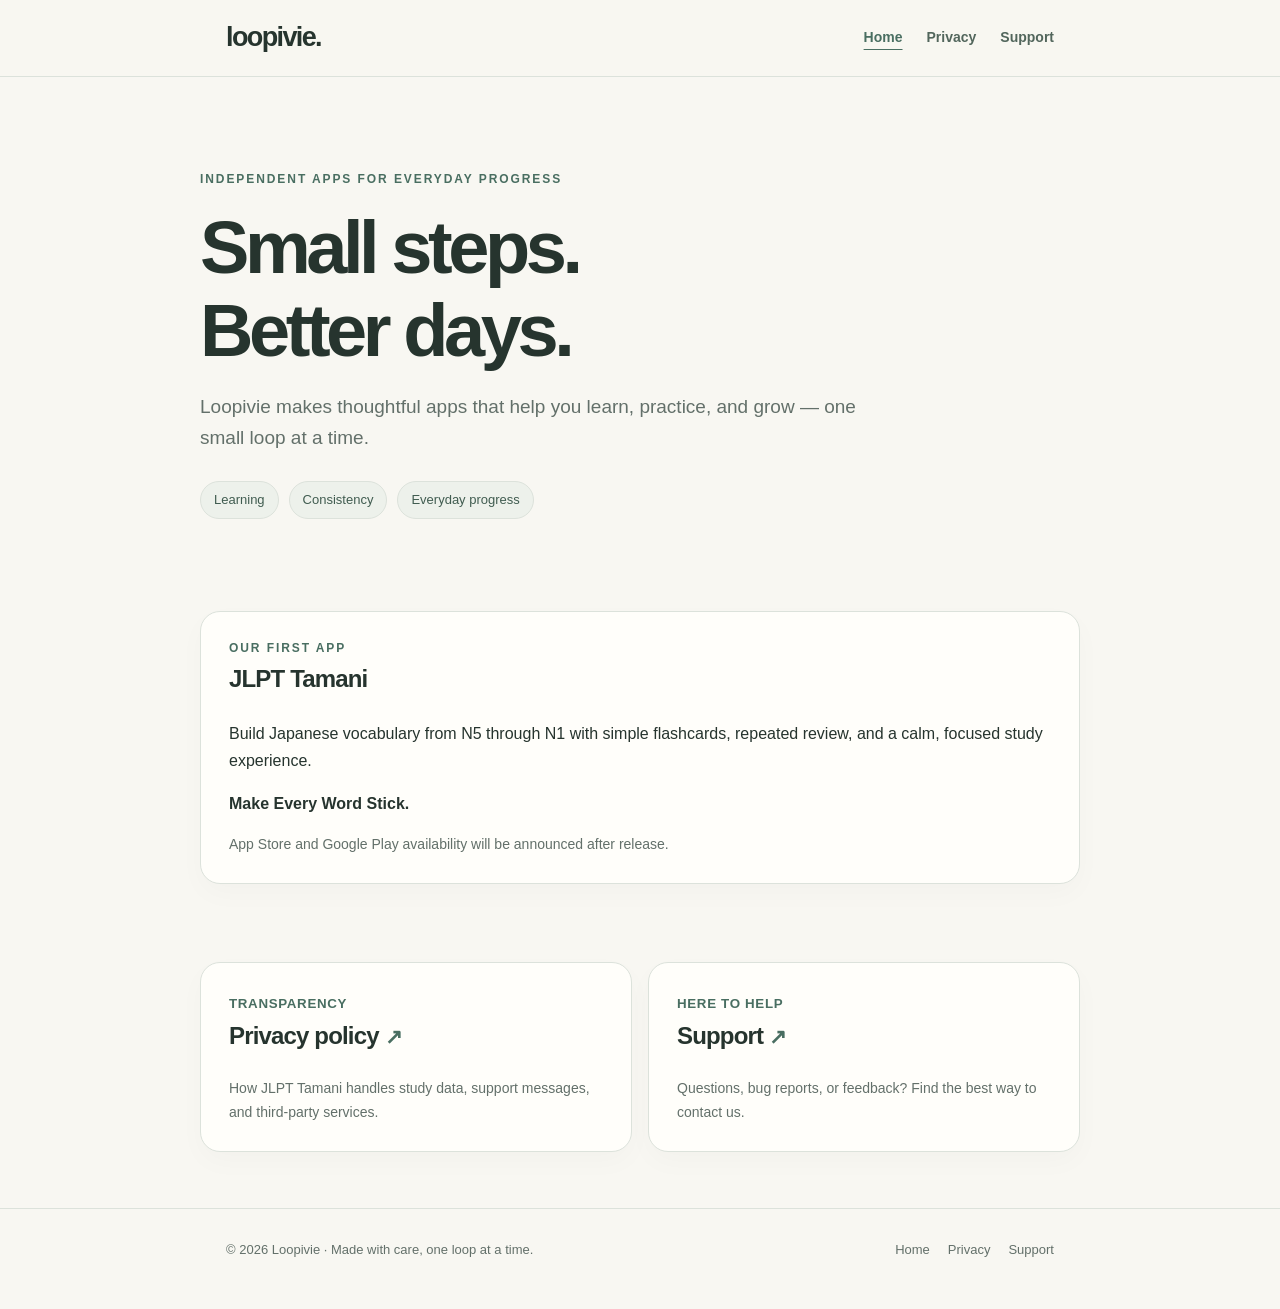
<file: index.html>
<!doctype html>
<html lang="en">
<head>
  <meta charset="utf-8">
  <meta name="viewport" content="width=device-width, initial-scale=1">
  <meta name="theme-color" content="#f8f7f2">
  <meta name="description" content="Loopivie builds thoughtful learning and habit apps.">
  <title>Home · Loopivie</title>
  <link rel="stylesheet" href="assets/style.css">
</head>
<body>
  <header class="top"><div class="container"><a class="brand" href="" aria-label="Loopivie homepage">loopivie.</a><nav class="nav" aria-label="Main navigation"><a href="" aria-current="page">Home</a><a href="privacy/">Privacy</a><a href="support/">Support</a></nav></div></header>
  <main id="main"><div class="container hero"><div class="kicker">Independent apps for everyday progress</div><h1>Small steps.<br>Better days.</h1><p class="lead">Loopivie makes thoughtful apps that help you learn, practice, and grow — one small loop at a time.</p><div class="pills"><span class="pill">Learning</span><span class="pill">Consistency</span><span class="pill">Everyday progress</span></div></div>
<section class="container section"><article class="card"><div class="kicker">Our first app</div><h2>JLPT Tamani</h2><p>Build Japanese vocabulary from N5 through N1 with simple flashcards, repeated review, and a calm, focused study experience.</p><p><strong>Make Every Word Stick.</strong></p><p style="font-size:14px;color:var(--muted)">App Store and Google Play availability will be announced after release.</p></article></section>
<section class="container section"><div class="grid"><a class="card card-link" href="privacy/"><small>TRANSPARENCY</small><h2>Privacy policy <span class="arrow" aria-hidden="true">↗</span></h2><p>How JLPT Tamani handles study data, support messages, and third-party services.</p></a><a class="card card-link" href="support/"><small>HERE TO HELP</small><h2>Support <span class="arrow" aria-hidden="true">↗</span></h2><p>Questions, bug reports, or feedback? Find the best way to contact us.</p></a></div></section></main>
  <footer class="footer"><div class="container footer-inner"><div>© 2026 Loopivie · Made with care, one loop at a time.</div><div class="footer-links"><a href="">Home</a><a href="privacy/">Privacy</a><a href="support/">Support</a></div></div></footer>
</body>
</html>
</file>
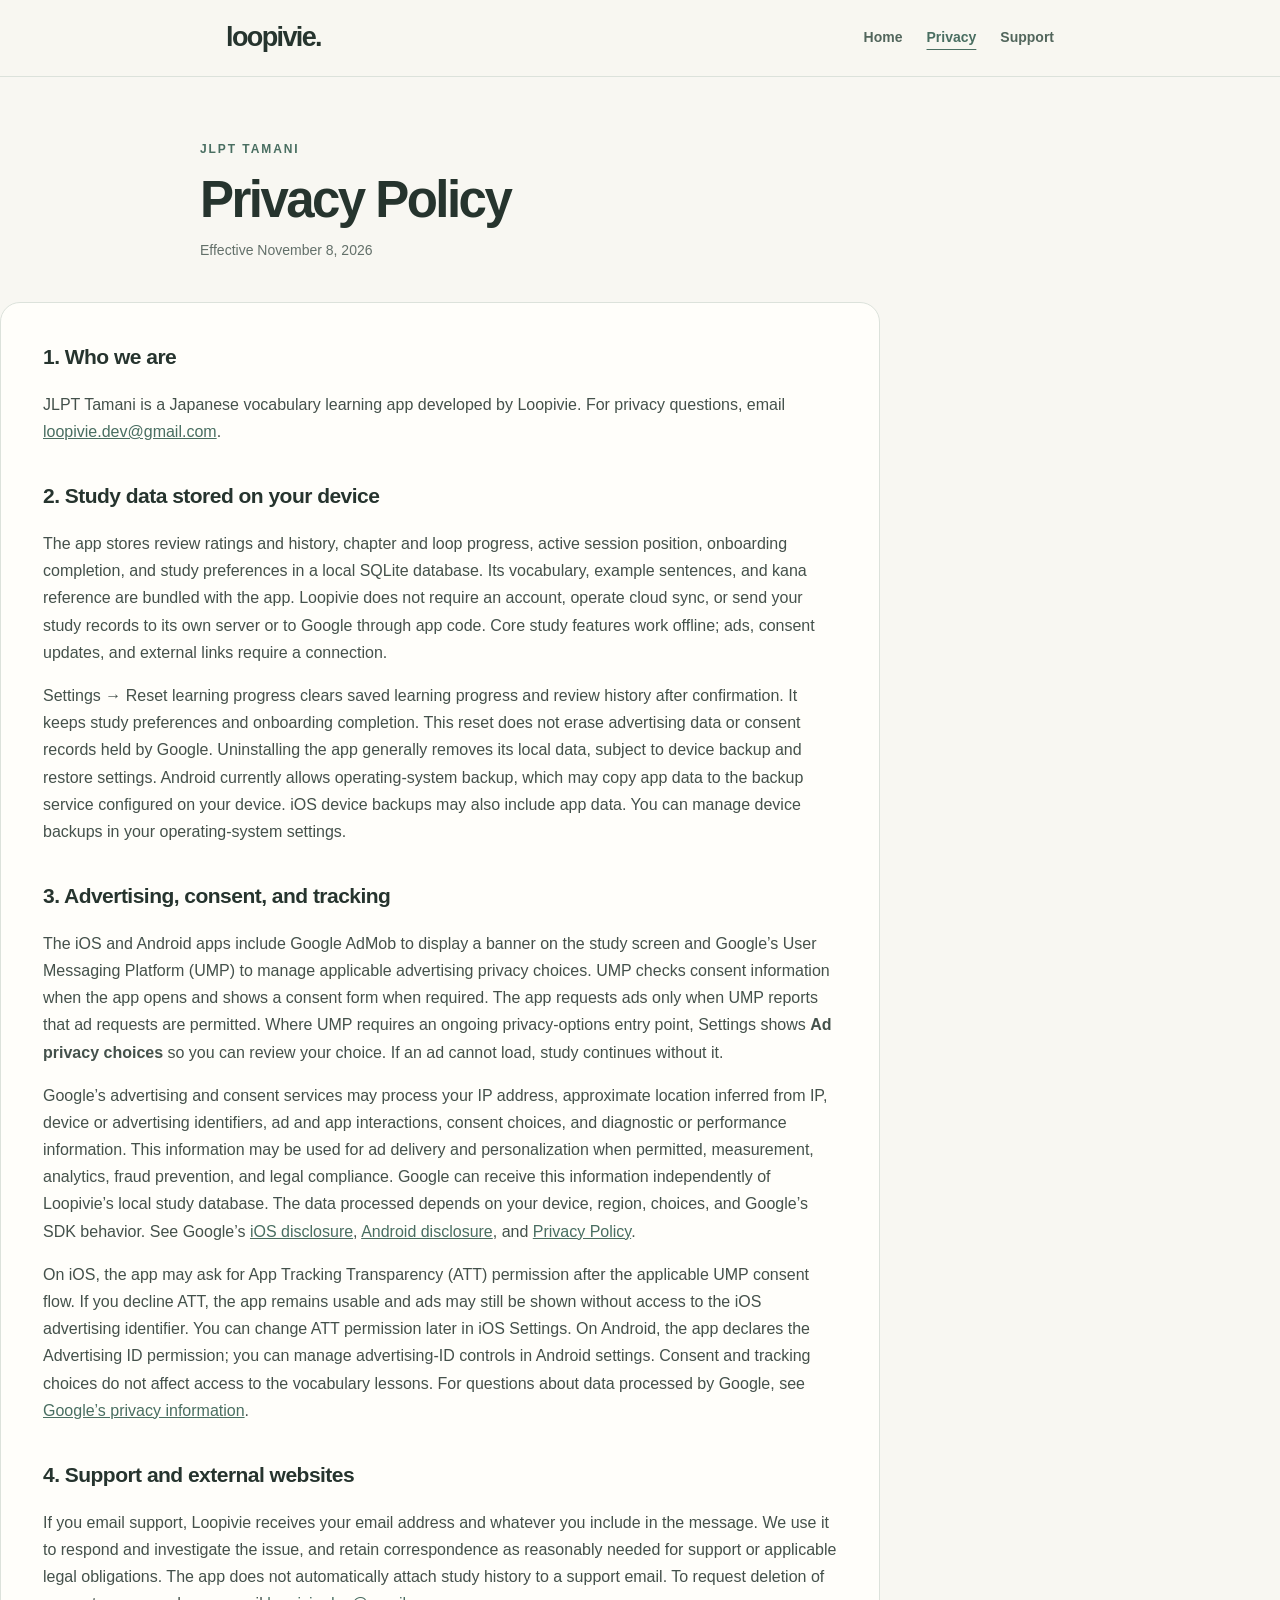
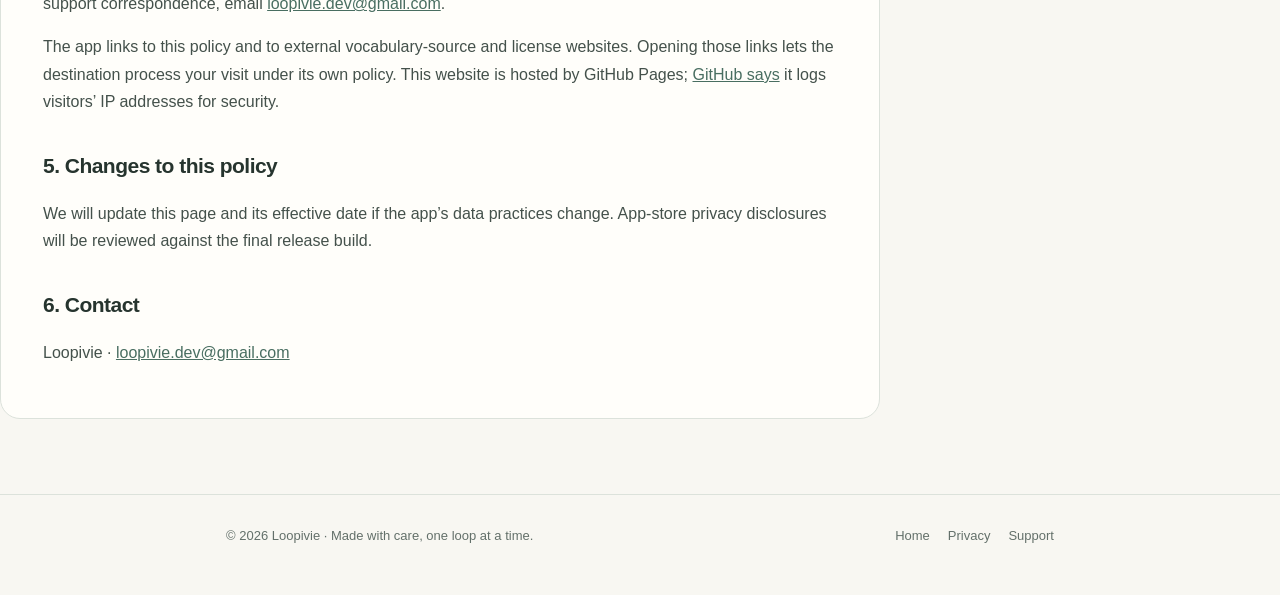
<file: privacy/index.html>
<!doctype html>
<html lang="en">
<head>
  <meta charset="utf-8">
  <meta name="viewport" content="width=device-width, initial-scale=1">
  <meta name="theme-color" content="#f8f7f2">
  <meta name="description" content="Privacy information for JLPT Tamani, an app by Loopivie.">
  <title>Privacy Policy · Loopivie</title>
  <link rel="stylesheet" href="../assets/style.css">
</head>
<body>
  <header class="top"><div class="container"><a class="brand" href="../" aria-label="Loopivie homepage">loopivie.</a><nav class="nav" aria-label="Main navigation"><a href="../">Home</a><a href="../privacy/" aria-current="page">Privacy</a><a href="../support/">Support</a></nav></div></header>
  <main id="main"><div class="container page-head"><div class="kicker">JLPT Tamani</div><h1>Privacy Policy</h1><div class="meta">Effective November 8, 2026</div></div>
<article class="container prose">
<h2>1. Who we are</h2>
<p>JLPT Tamani is a Japanese vocabulary learning app developed by Loopivie. For privacy questions, email <a href="mailto:loopivie.dev@gmail.com">loopivie.dev@gmail.com</a>.</p>
<h2>2. Study data stored on your device</h2>
<p>The app stores review ratings and history, chapter and loop progress, active session position, onboarding completion, and study preferences in a local SQLite database. Its vocabulary, example sentences, and kana reference are bundled with the app. Loopivie does not require an account, operate cloud sync, or send your study records to its own server or to Google through app code. Core study features work offline; ads, consent updates, and external links require a connection.</p>
<p>Settings &rarr; Reset learning progress clears saved learning progress and review history after confirmation. It keeps study preferences and onboarding completion. This reset does not erase advertising data or consent records held by Google. Uninstalling the app generally removes its local data, subject to device backup and restore settings. Android currently allows operating-system backup, which may copy app data to the backup service configured on your device. iOS device backups may also include app data. You can manage device backups in your operating-system settings.</p>
<h2>3. Advertising, consent, and tracking</h2>
<p>The iOS and Android apps include Google AdMob to display a banner on the study screen and Google’s User Messaging Platform (UMP) to manage applicable advertising privacy choices. UMP checks consent information when the app opens and shows a consent form when required. The app requests ads only when UMP reports that ad requests are permitted. Where UMP requires an ongoing privacy-options entry point, Settings shows <strong>Ad privacy choices</strong> so you can review your choice. If an ad cannot load, study continues without it.</p>
<p>Google’s advertising and consent services may process your IP address, approximate location inferred from IP, device or advertising identifiers, ad and app interactions, consent choices, and diagnostic or performance information. This information may be used for ad delivery and personalization when permitted, measurement, analytics, fraud prevention, and legal compliance. Google can receive this information independently of Loopivie’s local study database. The data processed depends on your device, region, choices, and Google’s SDK behavior. See Google’s <a href="https://developers.google.com/admob/ios/privacy/data-disclosure">iOS disclosure</a>, <a href="https://developers.google.com/admob/android/privacy/play-data-disclosure">Android disclosure</a>, and <a href="https://policies.google.com/privacy">Privacy Policy</a>.</p>
<p>On iOS, the app may ask for App Tracking Transparency (ATT) permission after the applicable UMP consent flow. If you decline ATT, the app remains usable and ads may still be shown without access to the iOS advertising identifier. You can change ATT permission later in iOS Settings. On Android, the app declares the Advertising ID permission; you can manage advertising-ID controls in Android settings. Consent and tracking choices do not affect access to the vocabulary lessons. For questions about data processed by Google, see <a href="https://policies.google.com/privacy">Google’s privacy information</a>.</p>
<h2>4. Support and external websites</h2>
<p>If you email support, Loopivie receives your email address and whatever you include in the message. We use it to respond and investigate the issue, and retain correspondence as reasonably needed for support or applicable legal obligations. The app does not automatically attach study history to a support email. To request deletion of support correspondence, email <a href="mailto:loopivie.dev@gmail.com?subject=JLPT%20Tamani%20Privacy%20Request">loopivie.dev@gmail.com</a>.</p>
<p>The app links to this policy and to external vocabulary-source and license websites. Opening those links lets the destination process your visit under its own policy. This website is hosted by GitHub Pages; <a href="https://docs.github.com/en/pages/getting-started-with-github-pages/what-is-github-pages#data-collection">GitHub says</a> it logs visitors’ IP addresses for security.</p>
<h2>5. Changes to this policy</h2>
<p>We will update this page and its effective date if the app’s data practices change. App-store privacy disclosures will be reviewed against the final release build.</p>
<h2>6. Contact</h2>
<p>Loopivie · <a href="mailto:loopivie.dev@gmail.com">loopivie.dev@gmail.com</a></p>
</article></main>
  <footer class="footer"><div class="container footer-inner"><div>© 2026 Loopivie · Made with care, one loop at a time.</div><div class="footer-links"><a href="../">Home</a><a href="../privacy/">Privacy</a><a href="../support/">Support</a></div></div></footer>
</body>
</html>
</file>
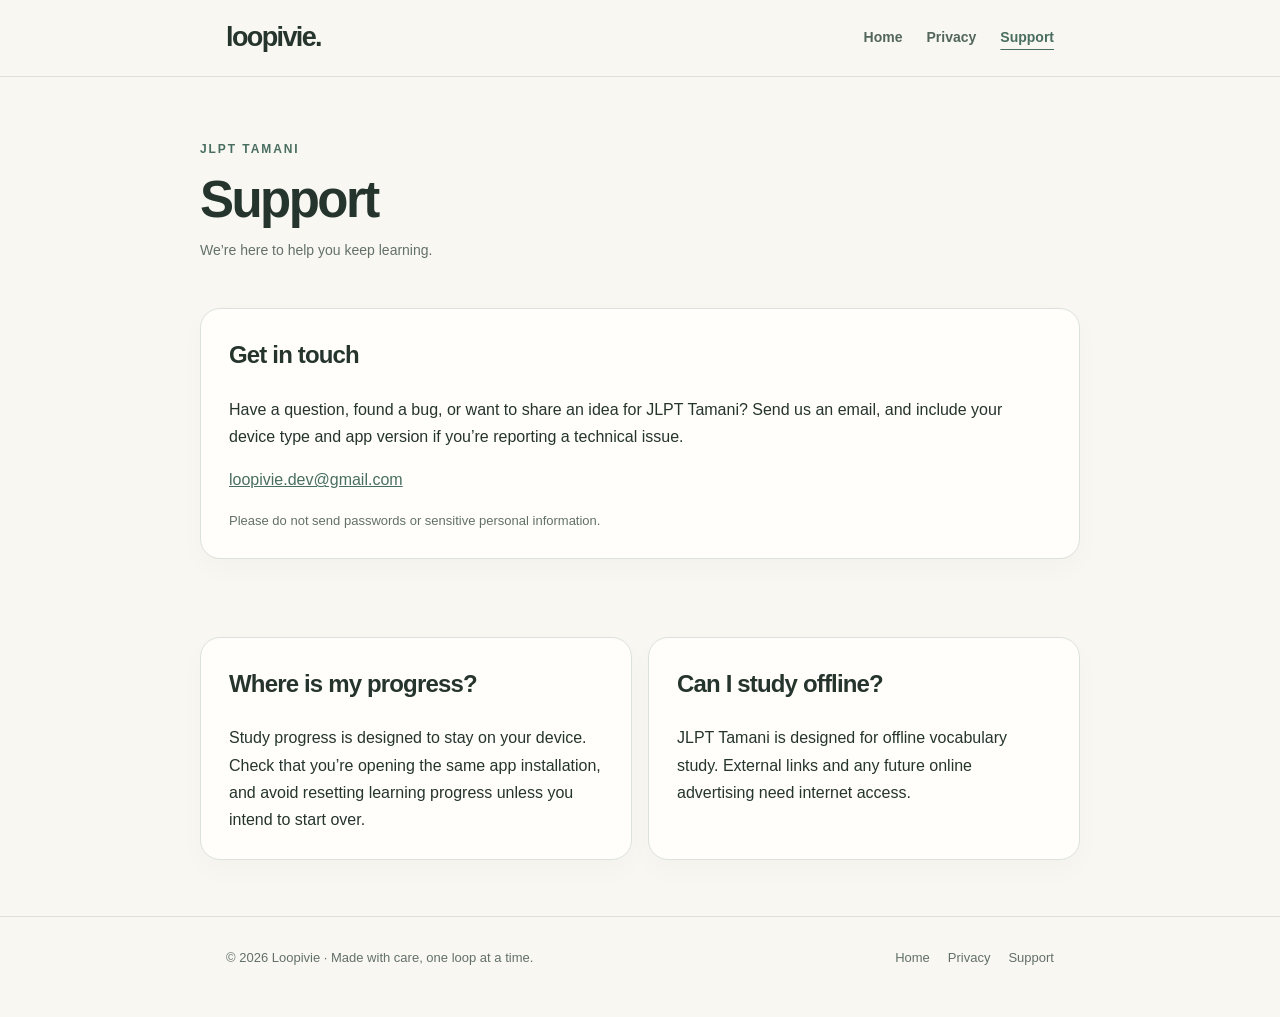
<file: support/index.html>
<!doctype html>
<html lang="en">
<head>
  <meta charset="utf-8">
  <meta name="viewport" content="width=device-width, initial-scale=1">
  <meta name="theme-color" content="#f8f7f2">
  <meta name="description" content="Support and contact information for JLPT Tamani.">
  <title>Support · Loopivie</title>
  <link rel="stylesheet" href="../assets/style.css">
</head>
<body>
  <header class="top"><div class="container"><a class="brand" href="../" aria-label="Loopivie homepage">loopivie.</a><nav class="nav" aria-label="Main navigation"><a href="../">Home</a><a href="../privacy/">Privacy</a><a href="../support/" aria-current="page">Support</a></nav></div></header>
  <main id="main"><div class="container page-head"><div class="kicker">JLPT Tamani</div><h1>Support</h1><div class="meta">We’re here to help you keep learning.</div></div>
<section class="container section"><div class="card"><h2>Get in touch</h2><p>Have a question, found a bug, or want to share an idea for JLPT Tamani? Send us an email, and include your device type and app version if you’re reporting a technical issue.</p><p><a href="mailto:loopivie.dev@gmail.com?subject=JLPT%20Tamani%20Support">loopivie.dev@gmail.com</a></p><p style="font-size:13px;color:var(--muted)">Please do not send passwords or sensitive personal information.</p></div></section>
<section class="container section"><div class="grid"><div class="card"><h2>Where is my progress?</h2><p>Study progress is designed to stay on your device. Check that you’re opening the same app installation, and avoid resetting learning progress unless you intend to start over.</p></div><div class="card"><h2>Can I study offline?</h2><p>JLPT Tamani is designed for offline vocabulary study. External links and any future online advertising need internet access.</p></div></div></section></main>
  <footer class="footer"><div class="container footer-inner"><div>© 2026 Loopivie · Made with care, one loop at a time.</div><div class="footer-links"><a href="../">Home</a><a href="../privacy/">Privacy</a><a href="../support/">Support</a></div></div></footer>
</body>
</html>
</file>
<file: assets/style.css>
:root{--bg:#f8f7f2;--ink:#26342e;--muted:#63706a;--accent:#496e61;--line:#dce2db;--panel:#fffefa;--soft:#edf1eb;--alert:#fff6e3}
*{box-sizing:border-box}html{scroll-behavior:smooth}body{margin:0;background:var(--bg);color:var(--ink);font-family:-apple-system,BlinkMacSystemFont,"Segoe UI",Arial,sans-serif;line-height:1.7;font-size:16px}
a{color:var(--accent)}a:hover{text-decoration-thickness:2px}.container{max-width:880px;margin:0 auto;padding:0 26px}
.top{border-bottom:1px solid var(--line);background:rgba(248,247,242,.96)}.top .container{display:flex;align-items:center;justify-content:space-between;gap:16px;min-height:76px}.brand{font-weight:790;letter-spacing:-.06em;font-size:27px;color:var(--ink);text-decoration:none}.nav{display:flex;gap:24px;align-items:center}.nav a{text-decoration:none;font-size:14px;color:#52665c;font-weight:650}.nav a:hover,.nav a[aria-current=page]{color:var(--accent);text-decoration:underline;text-underline-offset:7px}
.hero{padding:92px 0 70px}.kicker{color:var(--accent);letter-spacing:.16em;text-transform:uppercase;font-size:12px;font-weight:750}.hero h1{font-size:clamp(40px,8vw,74px);line-height:1.11;letter-spacing:-.06em;max-width:660px;margin:18px 0}.lead{font-size:19px;color:var(--muted);max-width:660px;line-height:1.65}.pills{display:flex;flex-wrap:wrap;gap:10px;margin-top:28px}.pill{background:var(--soft);border:1px solid var(--line);border-radius:100px;padding:7px 13px;font-size:13px;color:#405c50}
.section{padding:22px 0 56px}.card{background:var(--panel);border:1px solid var(--line);border-radius:20px;padding:26px 28px;box-shadow:0 10px 28px rgba(33,54,41,.025)}.card h2{margin-top:0;font-size:24px;letter-spacing:-.035em}.card p:last-child{margin-bottom:0}.grid{display:grid;grid-template-columns:repeat(2,minmax(0,1fr));gap:16px}.card-link{display:block;text-decoration:none;color:inherit;min-height:190px}.card-link:hover{border-color:#aac2b6;transform:translateY(-2px);transition:.2s}.card-link small{color:var(--accent);font-weight:650;letter-spacing:.05em}.card-link p{font-size:14px;color:var(--muted)}.arrow{font-size:21px;color:var(--accent)}
.page-head{padding:62px 0 24px}.page-head h1{font-size:clamp(34px,5.5vw,51px);line-height:1.12;letter-spacing:-.05em;margin:12px 0 10px}.page-head .meta{font-size:14px;color:var(--muted)}.prose{background:var(--panel);border:1px solid var(--line);border-radius:20px;padding:36px 42px;margin:16px 0 75px}.prose h2{font-size:21px;letter-spacing:-.025em;margin:33px 0 8px}.prose h2:first-child{margin-top:0}.prose p,.prose li{color:#44514b}.prose ul{padding-left:21px}.note{border-left:4px solid #b18b49;background:var(--alert);padding:13px 16px;border-radius:5px;margin:16px 0 26px}.note strong{color:#6d521f}.footer{border-top:1px solid var(--line);padding:30px 0 48px;font-size:13px;color:var(--muted)}.footer-inner{display:flex;justify-content:space-between;gap:18px;flex-wrap:wrap}.footer a{color:var(--muted);text-decoration:none}.footer a:hover{text-decoration:underline}.footer-links{display:flex;gap:18px}
@media(max-width:620px){.top .container{min-height:70px}.nav{gap:13px}.nav a{font-size:12px}.brand{font-size:23px}.hero{padding:65px 0 49px}.lead{font-size:17px}.grid{grid-template-columns:1fr}.page-head{padding:42px 0 16px}.prose{padding:26px 22px}.footer-inner{display:block}.footer-links{margin-top:12px}}
</file>
